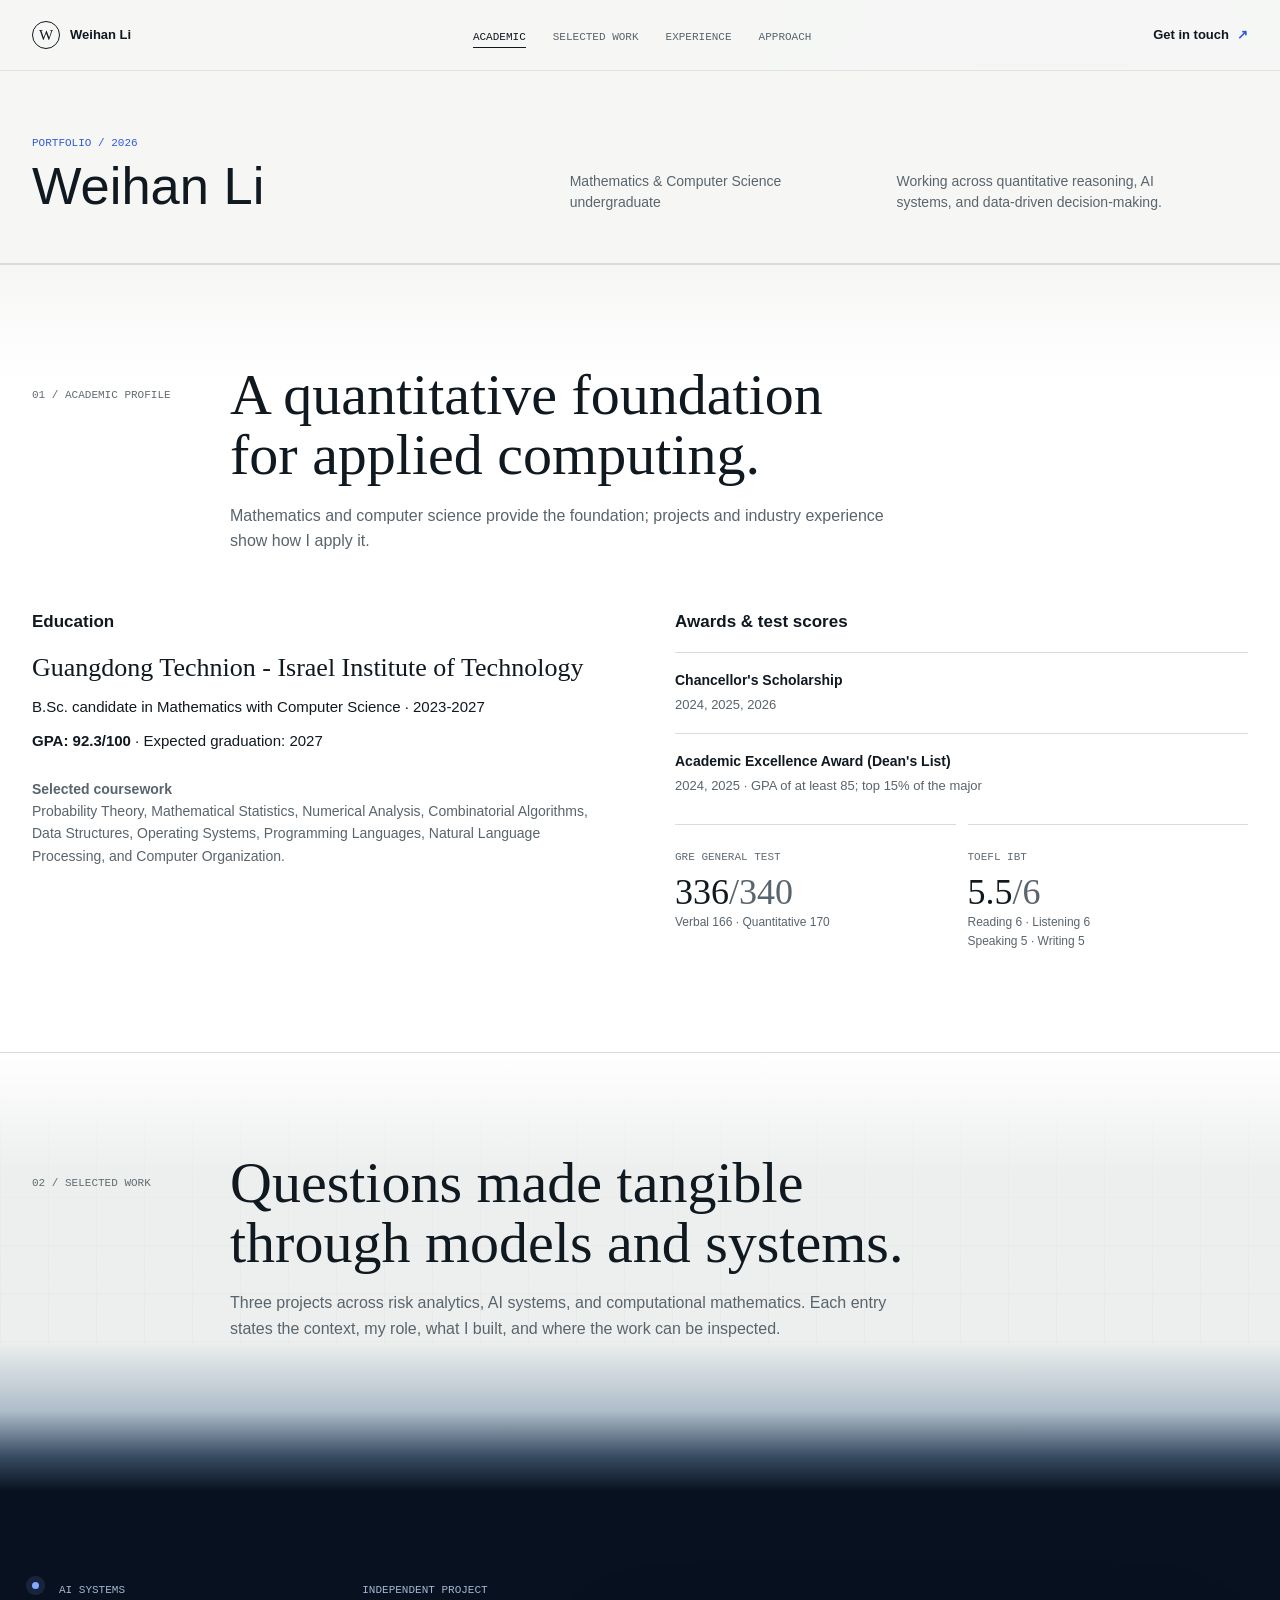
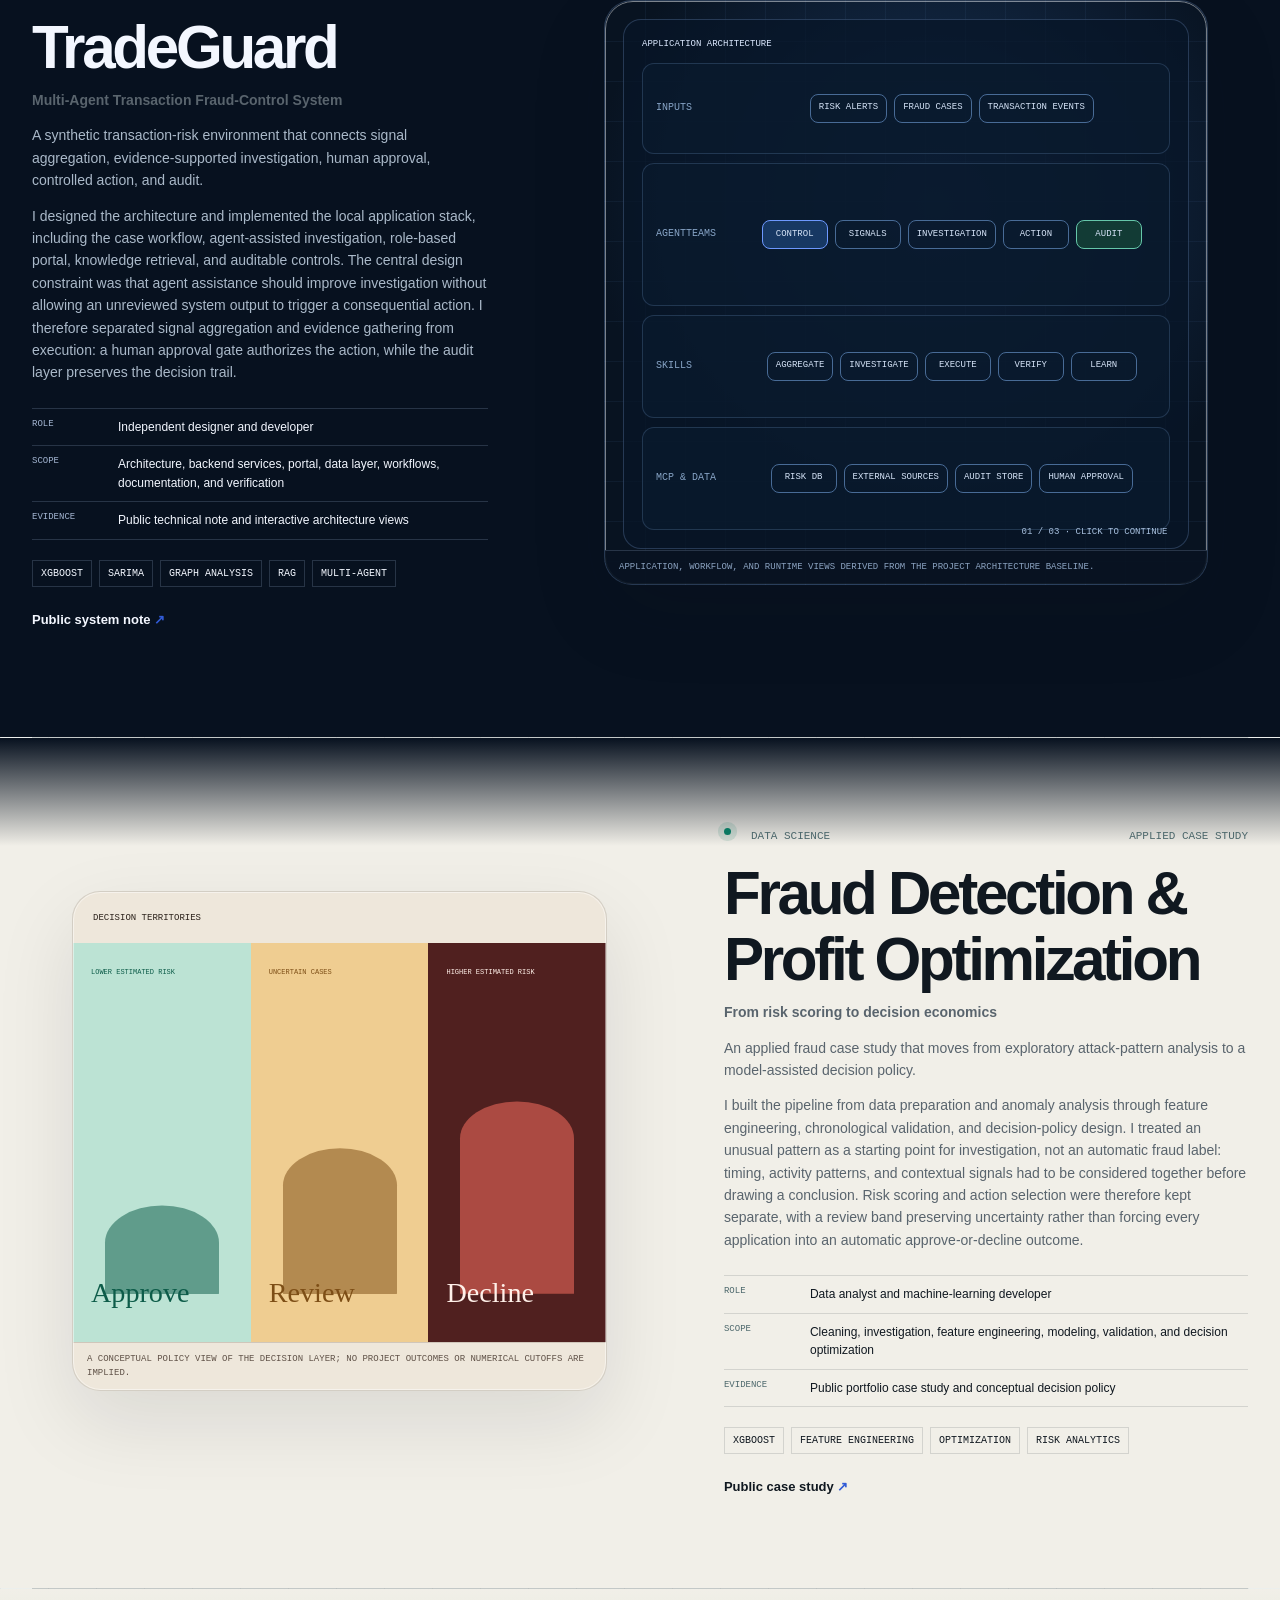
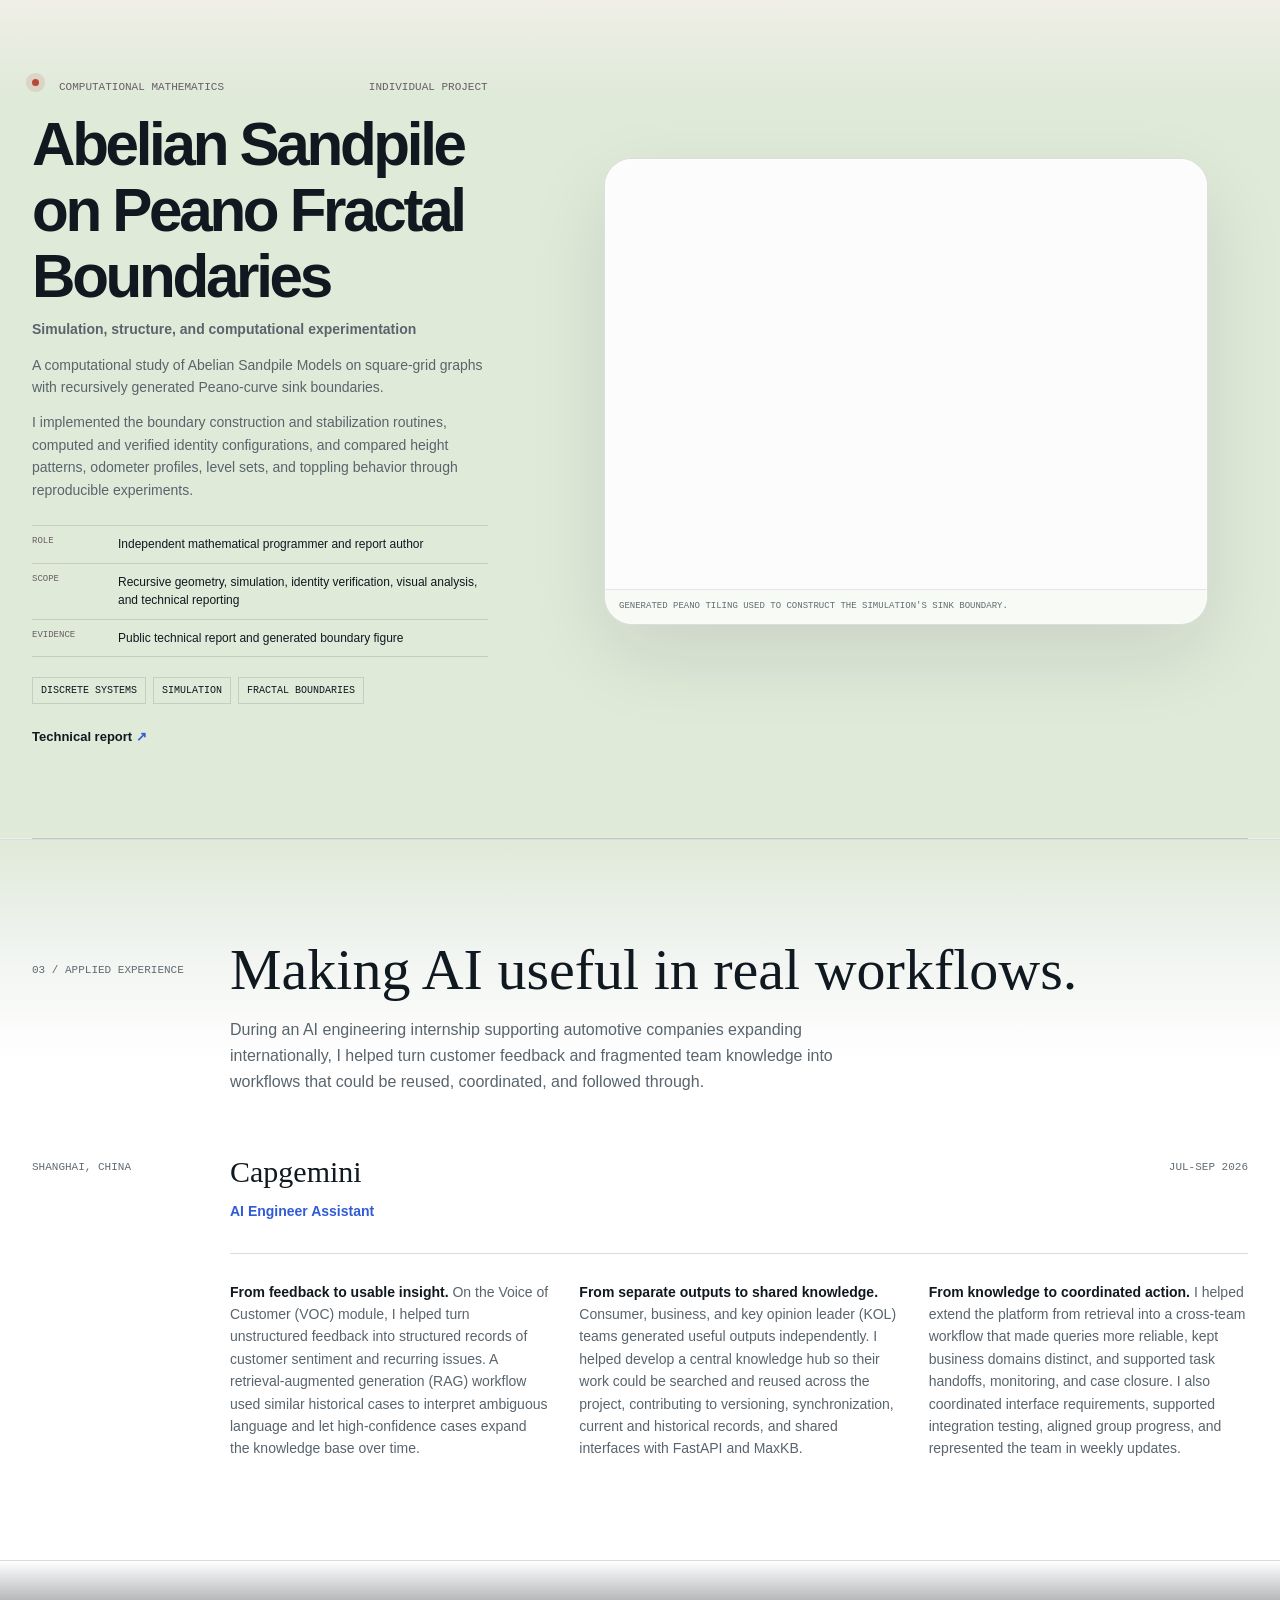
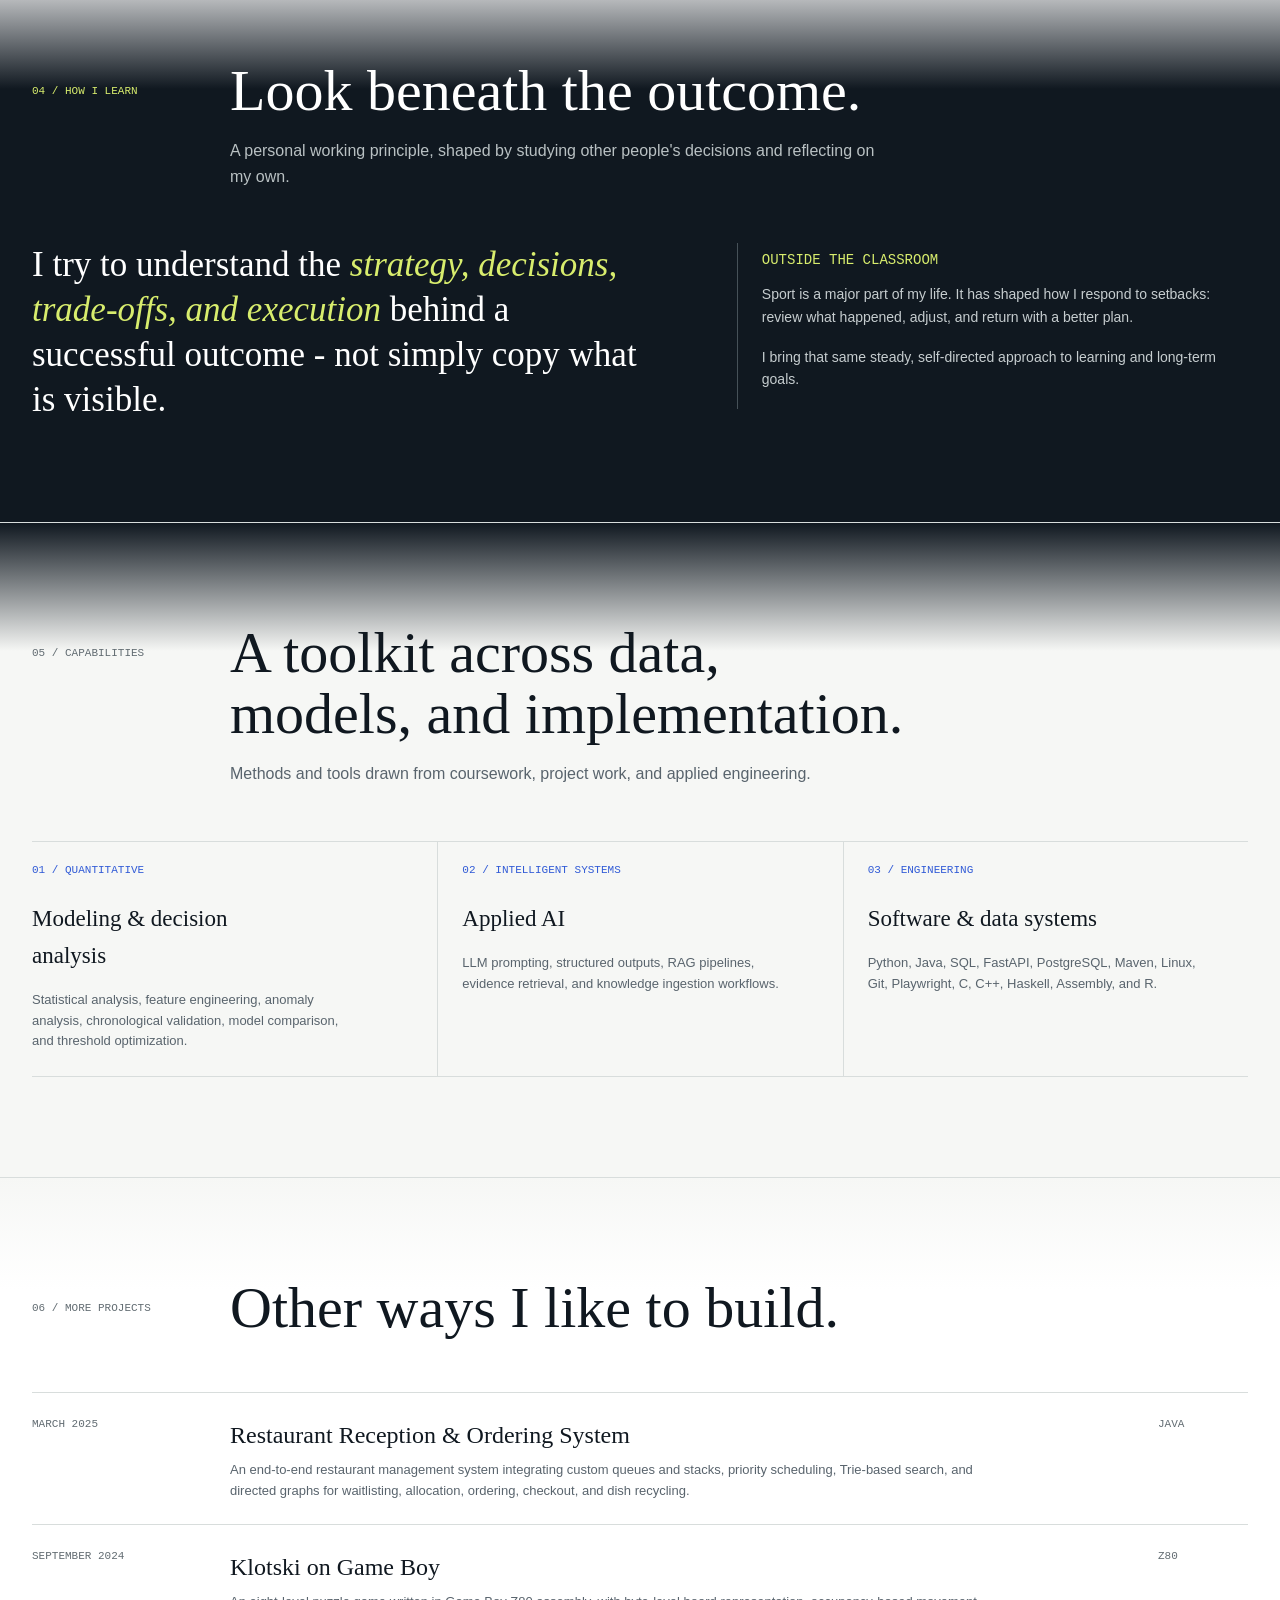
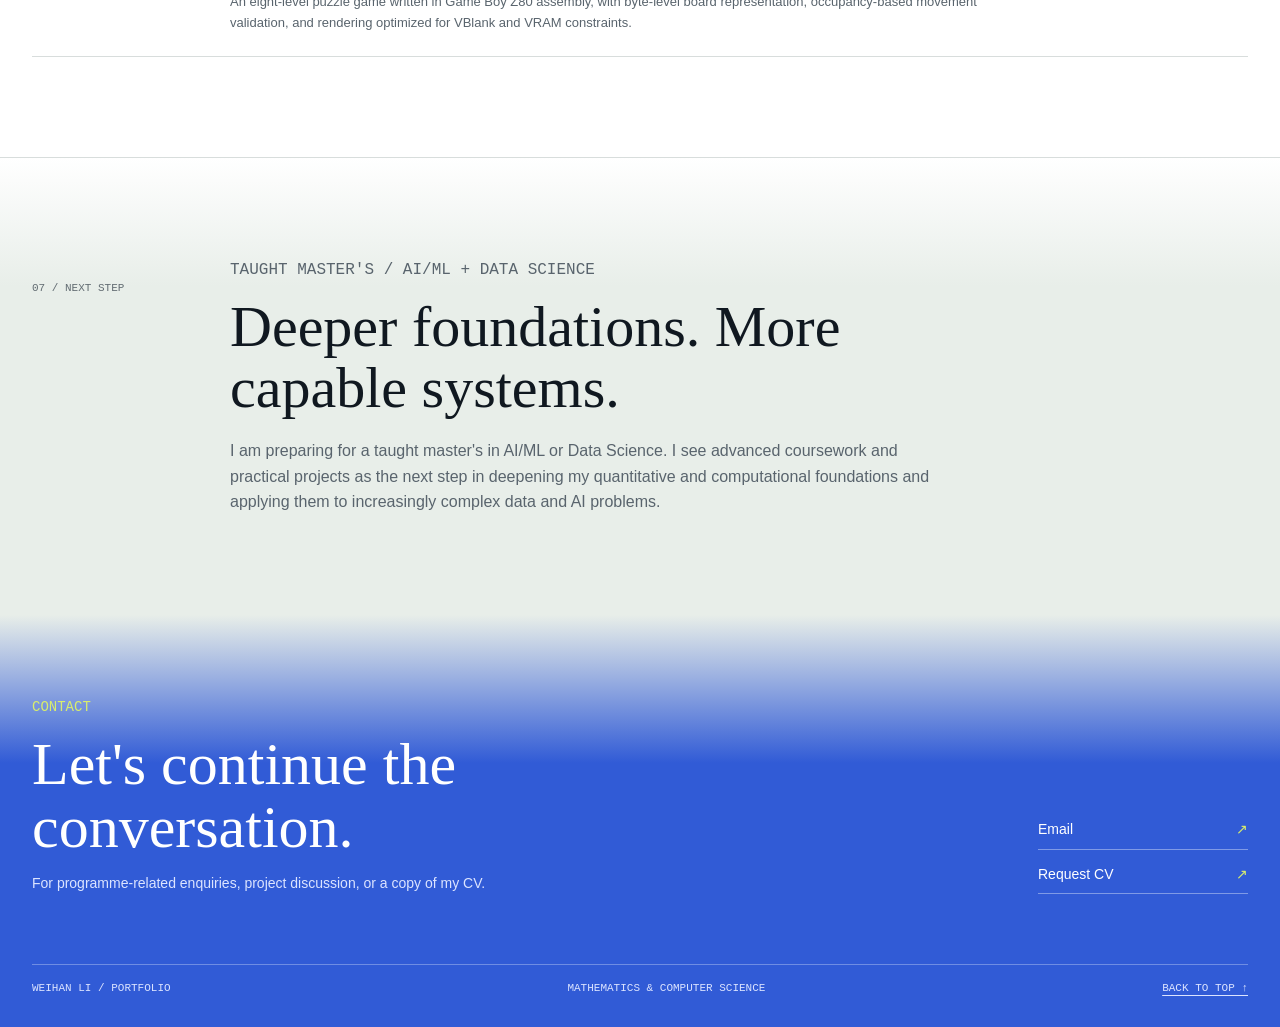
<file: index.html>
<!doctype html>
<html lang="en">
<head>
  <meta charset="utf-8">
  <meta name="viewport" content="width=device-width, initial-scale=1">
  <meta name="theme-color" content="#f6f7f5">
  <meta name="description" content="Weihan Li - Mathematics and Computer Science undergraduate working across AI/ML, data science, and applied systems.">
  <link rel="canonical" href="https://li2452824528-dot.github.io/">
  <link rel="icon" href="data:image/svg+xml,%3Csvg xmlns='http://www.w3.org/2000/svg' viewBox='0 0 64 64'%3E%3Crect width='64' height='64' rx='32' fill='%23101820'/%3E%3Ctext x='32' y='41' text-anchor='middle' font-family='Arial' font-size='28' fill='white'%3EW%3C/text%3E%3C/svg%3E">
  <title>Weihan Li - AI/ML &amp; Data Science</title>
  <style>
    :root {
      color-scheme: light;
      --paper: #f6f7f5;
      --white: #ffffff;
      --ink: #101820;
      --muted: #59646d;
      --quiet: #626c72;
      --line: #d8dddc;
      --blue: #315bd6;
      --green: #158a6b;
      --coral: #d95f4d;
      --lime: #d8ed6d;
      --max: 1280px;
      --gutter: 32px;
      --serif: "Iowan Old Style", "Palatino Linotype", "Book Antiqua", Georgia, serif;
      --sans: -apple-system, BlinkMacSystemFont, "Segoe UI", sans-serif;
      --mono: "SFMono-Regular", Consolas, "Liberation Mono", monospace;
    }

    *, *::before, *::after { box-sizing: border-box; }
    html { scroll-behavior: smooth; scroll-padding-top: 94px; }
    body {
      margin: 0;
      background: var(--paper);
      color: var(--ink);
      font-family: var(--sans);
      font-size: 16px;
      line-height: 1.6;
      -webkit-font-smoothing: antialiased;
    }
    a { color: inherit; text-decoration-thickness: 1px; text-underline-offset: 4px; }
    a:hover { color: var(--blue); }
    button, a { -webkit-tap-highlight-color: transparent; }
    button:focus-visible, a:focus-visible { outline: 2px solid var(--blue); outline-offset: 4px; }
    ::selection { background: var(--lime); color: var(--ink); }
    .skip-link {
      position: fixed;
      z-index: 20;
      top: 8px;
      left: 8px;
      transform: translateY(-150%);
      padding: 10px 14px;
      background: var(--ink);
      color: var(--white);
    }
    .skip-link:focus { transform: translateY(0); }
    .wrap { width: min(var(--max), calc(100% - var(--gutter) * 2)); margin-inline: auto; }
    .eyebrow, .mono, .nav-link, .project-meta, .metric-label, .timeline-date, .tag, .figure-note {
      font-family: var(--mono);
      font-size: 11px;
      font-weight: 500;
      letter-spacing: 0;
      line-height: 1.5;
      text-transform: uppercase;
    }
    .eyebrow { color: var(--blue); }
    .quiet { color: var(--muted); }

    .site-header {
      position: sticky;
      z-index: 10;
      top: 0;
      border-bottom: 1px solid rgb(16 24 32 / 9%);
      background: rgb(246 247 245 / 92%);
      backdrop-filter: blur(16px);
    }
    .header-inner {
      display: flex;
      min-height: 70px;
      align-items: center;
      justify-content: space-between;
      gap: 28px;
    }
    .wordmark {
      display: inline-flex;
      align-items: center;
      gap: 10px;
      flex: 0 0 auto;
      color: var(--ink);
      font-size: 13px;
      font-weight: 650;
      text-decoration: none;
    }
    .wordmark-mark {
      display: grid;
      width: 28px;
      height: 28px;
      place-items: center;
      border: 1px solid var(--ink);
      border-radius: 50%;
      font-family: var(--serif);
      font-size: 15px;
      font-weight: 500;
    }
    .nav-list { display: flex; align-items: center; gap: 27px; padding: 0; margin: 0; list-style: none; }
    .nav-link { color: var(--muted); text-decoration: none; transition: color 180ms ease; }
    .nav-link:hover, .nav-link[aria-current="location"] { color: var(--ink); }
    .header-contact {
      display: inline-flex;
      align-items: center;
      gap: 8px;
      flex: 0 0 auto;
      color: var(--ink);
      font-size: 13px;
      font-weight: 600;
      text-decoration: none;
    }
    .arrow { display: inline-block; color: var(--blue); transition: transform 180ms ease; }
    a:hover .arrow { transform: translate(3px, -2px); }

    .section { padding: 100px 0; border-top: 1px solid var(--line); }
    .section-head {
      display: grid;
      grid-template-columns: 170px minmax(0, 1fr);
      gap: 28px;
      align-items: start;
      margin-bottom: 54px;
    }
    .section-index { padding-top: 11px; color: var(--quiet); }
    .section h2 {
      max-width: 850px;
      margin: 0;
      font-family: var(--serif);
      font-size: 58px;
      font-weight: 400;
      line-height: 1.04;
    }
    .section-intro { max-width: 670px; margin: 17px 0 0; color: var(--muted); font-size: 16px; }
    .section-intro strong { color: var(--ink); font-weight: 600; }

    .academic { background: var(--white); }
    .academic-grid { display: grid; grid-template-columns: 1fr 1fr; gap: 70px; }
    .academic-main h3, .academic-side h3 { margin: 0 0 17px; font-size: 17px; font-weight: 650; }
    .school { margin: 0; font-family: var(--serif); font-size: 26px; line-height: 1.25; }
    .degree-line { margin: 10px 0 6px; font-size: 15px; }
    .coursework { max-width: 600px; margin: 25px 0 0; color: var(--muted); font-size: 14px; }
    .award-list { display: grid; gap: 18px; margin: 0 0 27px; padding: 0; list-style: none; }
    .award-list li { padding-top: 16px; border-top: 1px solid var(--line); }
    .award-title { display: block; font-size: 14px; font-weight: 650; }
    .award-detail { display: block; margin-top: 3px; color: var(--muted); font-size: 13px; }
    .score-grid { display: grid; grid-template-columns: 1fr 1fr; gap: 12px; }
    .score { padding: 17px 0 0; border-top: 1px solid var(--line); }
    .score strong { display: block; margin: 7px 0 3px; font-family: var(--serif); font-size: 36px; font-weight: 400; line-height: 1; }
    .score small { display: block; color: var(--muted); font-size: 12px; }
    .score .metric-label { color: var(--quiet); }

    .work-section { background: #eef1f0; }
    .work-list { border-top: 1px solid #cbd1d0; }
    .project {
      display: grid;
      grid-template-columns: minmax(0, .95fr) minmax(350px, 1.05fr);
      gap: 56px;
      align-items: center;
      padding: 44px 0;
      border-bottom: 1px solid #cbd1d0;
    }
    .project:nth-child(even) .project-copy { order: 2; }
    .project:nth-child(even) .project-visual { order: 1; }
    .project-meta { display: flex; flex-wrap: wrap; justify-content: space-between; gap: 12px; color: var(--quiet); }
    .project h3 { max-width: 550px; margin: 16px 0 8px; font-family: var(--serif); font-size: 37px; font-weight: 400; line-height: 1.1; }
    .project-subtitle { margin: 0 0 17px; color: var(--blue); font-size: 14px; font-weight: 650; }
    .project-copy p { margin: 0 0 13px; color: var(--muted); font-size: 14px; }
    .project-copy p strong { color: var(--ink); font-weight: 600; }
    .project-tags { display: flex; flex-wrap: wrap; gap: 7px; margin-top: 20px; }
    .tag { padding: 5px 8px; border: 1px solid #cbd1d0; color: #4b565d; font-size: 10px; }
    .project-links { display: flex; gap: 19px; margin-top: 23px; }
    .project-links a { font-size: 13px; font-weight: 650; text-decoration: none; }
    .pending-link { color: var(--quiet); font-size: 12px; }
    .project-visual {
      min-height: 292px;
      overflow: hidden;
      border: 1px solid #d2d9d8;
      background: #fbfcfb;
    }
    .project-visual svg { display: block; width: 100%; height: 100%; min-height: 292px; }
    .figure-note { display: block; padding: 10px 14px; border-top: 1px solid #e1e5e3; color: var(--quiet); font-size: 9px; }
    .svg-label { fill: #5c6870; font-family: var(--mono); font-size: 10px; letter-spacing: 0; }
    .svg-small { fill: #626c72; font-family: var(--mono); font-size: 8px; letter-spacing: 0; }

    .experience { background: var(--white); }
    .experience-grid { display: grid; grid-template-columns: 170px minmax(0, 1fr); gap: 28px; }
    .experience-index { color: var(--quiet); }
    .role { display: grid; grid-template-columns: minmax(0, 1fr) 160px; gap: 30px; padding: 0 0 30px; border-bottom: 1px solid var(--line); }
    .role h3 { margin: 0; font-family: var(--serif); font-size: 30px; font-weight: 400; }
    .role-title { margin: 4px 0 0; color: var(--blue); font-size: 14px; font-weight: 650; }
    .timeline-date { text-align: right; color: var(--quiet); }
    .role-details { display: grid; grid-template-columns: repeat(3, minmax(0, 1fr)); gap: 30px; margin-top: 27px; }
    .role-details p { margin: 0; color: var(--muted); font-size: 14px; }
    .role-details strong { color: var(--ink); font-weight: 600; }

    .approach { background: var(--ink); color: var(--white); }
    .approach .section-index { color: #9ba5a8; }
    .approach .eyebrow { color: var(--lime); }
    .approach h2 { max-width: 860px; color: var(--white); }
    .approach .section-intro { color: #b9c1c3; }
    .approach-grid { display: grid; grid-template-columns: 1.1fr .9fr; gap: 80px; align-items: start; }
    .approach-quote { max-width: 730px; margin: 0; font-family: var(--serif); font-size: 35px; line-height: 1.28; }
    .approach-quote em { color: var(--lime); font-weight: 400; }
    .approach-note { padding: 7px 0 0 24px; border-left: 1px solid #465158; }
    .approach-note p { margin: 0 0 18px; color: #c6cdcf; font-size: 14px; }
    .approach-note .eyebrow { margin: 0 0 12px; }

    .capabilities { background: var(--paper); }
    .capability-list { display: grid; grid-template-columns: repeat(3, 1fr); border-top: 1px solid var(--line); }
    .capability { min-height: 190px; padding: 20px 24px 24px 0; border-bottom: 1px solid var(--line); }
    .capability + .capability { padding-left: 24px; border-left: 1px solid var(--line); }
    .capability h3 { max-width: 250px; margin: 0 0 15px; font-family: var(--serif); font-size: 23px; font-weight: 400; }
    .capability p { max-width: 330px; margin: 0; color: var(--muted); font-size: 13px; }
    .capability-number { display: block; margin-bottom: 23px; color: var(--blue); }

    .additional { background: var(--white); }
    .additional-list { border-top: 1px solid var(--line); }
    .additional-item { display: grid; grid-template-columns: 170px minmax(0, 1fr) 90px; gap: 28px; align-items: start; padding: 23px 0; border-bottom: 1px solid var(--line); }
    .additional-item .mono { color: var(--quiet); }
    .additional-item h3 { margin: 0 0 5px; font-family: var(--serif); font-size: 24px; font-weight: 400; }
    .additional-item p { max-width: 770px; margin: 0; color: var(--muted); font-size: 13px; }

    .next-step { background: #e8eee9; }
    .next-grid { display: grid; grid-template-columns: 170px minmax(0, 1fr); gap: 28px; }
    .next-copy { max-width: 820px; }
    .next-copy h2 { max-width: 770px; }
    .next-copy p { max-width: 700px; margin: 20px 0 0; color: var(--muted); font-size: 16px; }
    .next-copy .eyebrow { margin: 0 0 15px; }

    .contact { padding: 82px 0 30px; background: var(--blue); color: var(--white); }
    .contact-grid { display: grid; grid-template-columns: minmax(0, 1fr) auto; gap: 50px; align-items: end; }
    .contact .eyebrow { color: var(--lime); }
    .contact h2 { max-width: 760px; margin: 15px 0 13px; font-family: var(--serif); font-size: 60px; font-weight: 400; line-height: 1.05; }
    .contact p { max-width: 510px; margin: 0; color: #dce4ff; font-size: 14px; }
    .contact-links { display: grid; gap: 13px; min-width: 210px; }
    .contact-links a { display: flex; align-items: center; justify-content: space-between; gap: 18px; padding-bottom: 8px; border-bottom: 1px solid rgb(255 255 255 / 38%); color: var(--white); font-size: 14px; text-decoration: none; }
    .contact-links a:hover { color: var(--lime); }
    .contact-links .arrow { color: var(--lime); }
    .footer-row { display: flex; justify-content: space-between; gap: 20px; margin-top: 70px; padding-top: 15px; border-top: 1px solid rgb(255 255 255 / 30%); color: #dce4ff; }

    .reveal { opacity: 0; transform: translateY(14px); transition: opacity 600ms ease, transform 600ms ease; }
    .reveal.is-visible { opacity: 1; transform: translateY(0); }
    @media (prefers-reduced-motion: reduce) {
      *, *::before, *::after { scroll-behavior: auto !important; animation-duration: .01ms !important; transition-duration: .01ms !important; }
      .reveal { opacity: 1; transform: none; }
    }

    @media (max-width: 900px) {
      :root { --gutter: 24px; }
      .header-inner { gap: 18px; }
      .nav-list { gap: 16px; }
      .section-head, .experience-grid, .next-grid { grid-template-columns: 110px minmax(0, 1fr); }
      .role-details { grid-template-columns: repeat(2, minmax(0, 1fr)); }
      .project { grid-template-columns: minmax(0, 1fr) minmax(300px, .9fr); gap: 30px; }
      .project h3 { font-size: 32px; }
      .approach-grid { gap: 45px; }
      .approach-quote { font-size: 30px; }
    }
    @media (max-width: 680px) {
      :root { --gutter: 20px; }
      html { scroll-padding-top: 78px; }
      .header-inner { min-height: 62px; flex-wrap: wrap; gap: 0 12px; padding-block: 8px; }
      .wordmark { font-size: 12px; }
      .wordmark-mark { width: 25px; height: 25px; }
      .header-contact { margin-left: auto; font-size: 12px; }
      .nav-wrap { order: 3; width: 100%; overflow-x: auto; scrollbar-width: none; }
      .nav-wrap::-webkit-scrollbar { display: none; }
      .nav-list { width: max-content; gap: 21px; padding: 7px 0 3px; }
      .nav-link { font-size: 10px; }
      .section { padding: 67px 0; }
      .section-head { grid-template-columns: 1fr; gap: 9px; margin-bottom: 34px; }
      .section-index { padding-top: 0; }
      .section h2 { font-size: 43px; }
      .section-intro { margin-top: 12px; font-size: 14px; }
      .academic-grid { grid-template-columns: 1fr; gap: 44px; }
      .school { font-size: 23px; }
      .score strong { font-size: 32px; }
      .project { grid-template-columns: 1fr; gap: 23px; padding: 31px 0; }
      .project:nth-child(even) .project-copy, .project:nth-child(even) .project-visual { order: initial; }
      .project h3 { font-size: 31px; }
      .project-visual, .project-visual svg { min-height: 230px; }
      .svg-label { font-size: 18px; }
      .svg-small { font-size: 14px; }
      .project-copy p { font-size: 13px; }
      .experience-grid { grid-template-columns: 1fr; gap: 12px; }
      .role { grid-template-columns: 1fr; gap: 8px; }
      .role h3 { font-size: 27px; }
      .timeline-date { text-align: left; }
      .role-details { grid-template-columns: 1fr; gap: 15px; margin-top: 21px; }
      .approach-grid { grid-template-columns: 1fr; gap: 30px; }
      .approach-quote { font-size: 28px; }
      .approach-note { padding-left: 17px; }
      .capability-list { grid-template-columns: 1fr; }
      .capability { min-height: auto; padding: 19px 0 22px; }
      .capability + .capability { padding-left: 0; border-left: 0; }
      .capability-number { margin-bottom: 12px; }
      .capability h3 { margin-bottom: 8px; }
      .additional-item { grid-template-columns: 1fr auto; gap: 7px 14px; }
      .additional-item .mono { grid-column: 1 / -1; }
      .additional-item h3 { font-size: 21px; }
      .additional-item p { grid-column: 1 / -1; }
      .next-grid { grid-template-columns: 1fr; gap: 9px; }
      .next-copy h2 { font-size: 40px; }
      .next-copy p { margin-top: 14px; font-size: 14px; }
      .contact { padding-top: 62px; }
      .contact-grid { grid-template-columns: 1fr; gap: 32px; }
      .contact h2 { font-size: 46px; }
      .contact-links { min-width: 0; }
      .footer-row { margin-top: 50px; font-size: 9px; }
    }
    @media (max-width: 360px) {
      .section h2 { font-size: 36px; }
      .next-copy h2 { font-size: 36px; }
      .contact h2 { font-size: 40px; }
      .svg-label { font-size: 20px; }
      .svg-small { font-size: 16px; }
    }
  </style>
  <link rel="stylesheet" href="enhancements.css">
</head>
<body>
  <a class="skip-link" href="#main">Skip to content</a>
  <div class="scroll-progress" aria-hidden="true"><span></span></div>
  <header class="site-header">
    <div class="wrap header-inner">
      <a class="wordmark" href="#top" aria-label="Weihan Li, home">
        <span class="wordmark-mark" aria-hidden="true">W</span>
        <span>Weihan Li</span>
      </a>
      <nav class="nav-wrap" aria-label="Main navigation">
        <ul class="nav-list">
          <li><a class="nav-link" href="#academic">Academic</a></li>
          <li><a class="nav-link" href="#work">Selected work</a></li>
          <li><a class="nav-link" href="#experience">Experience</a></li>
          <li><a class="nav-link" href="#approach">Approach</a></li>
        </ul>
      </nav>
      <a class="header-contact" href="#contact">Get in touch <span class="arrow" aria-hidden="true">&#8599;</span></a>
    </div>
  </header>

  <main id="main">
    <div id="top" aria-hidden="true"></div>
    <section class="profile-intro" aria-labelledby="site-title">
      <div class="wrap profile-intro-grid">
        <div>
          <p class="eyebrow">Portfolio / 2026</p>
          <h1 id="site-title">Weihan Li</h1>
        </div>
        <p>Mathematics &amp; Computer Science undergraduate</p>
        <p>Working across quantitative reasoning, AI systems, and data-driven decision-making.</p>
      </div>
    </section>
    <section class="section academic" id="academic" aria-labelledby="academic-title">
      <div class="wrap">
        <div class="section-head reveal">
          <p class="section-index eyebrow">01 / Academic profile</p>
          <div>
            <h2 id="academic-title">A quantitative foundation for applied computing.</h2>
            <p class="section-intro">Mathematics and computer science provide the foundation; projects and industry experience show how I apply it.</p>
          </div>
        </div>
        <div class="academic-grid">
          <div class="academic-main reveal">
            <h3>Education</h3>
            <p class="school">Guangdong Technion - Israel Institute of Technology</p>
            <p class="degree-line">B.Sc. candidate in Mathematics with Computer Science · 2023-2027</p>
            <p class="degree-line"><strong>GPA: 92.3/100</strong> · Expected graduation: 2027</p>
            <p class="coursework"><strong>Selected coursework</strong><br>Probability Theory, Mathematical Statistics, Numerical Analysis, Combinatorial Algorithms, Data Structures, Operating Systems, Programming Languages, Natural Language Processing, and Computer Organization.</p>
          </div>
          <div class="academic-side reveal">
            <h3>Awards &amp; test scores</h3>
            <ul class="award-list">
              <li><span class="award-title">Chancellor's Scholarship</span><span class="award-detail">2024, 2025, 2026</span></li>
              <li><span class="award-title">Academic Excellence Award (Dean's List)</span><span class="award-detail">2024, 2025 · GPA of at least 85; top 15% of the major</span></li>
            </ul>
            <div class="score-grid" aria-label="Standardized test scores">
              <div class="score"><span class="metric-label">GRE General Test</span><strong>336<span class="quiet">/340</span></strong><small>Verbal 166 · Quantitative 170</small></div>
              <div class="score"><span class="metric-label">TOEFL iBT</span><strong>5.5<span class="quiet">/6</span></strong><small>Reading 6 · Listening 6<br>Speaking 5 · Writing 5</small></div>
            </div>
          </div>
        </div>
      </div>
    </section>

    <section class="section work-section" id="work" aria-labelledby="work-title">
      <div class="wrap">
        <div class="section-head reveal">
          <p class="section-index eyebrow">02 / Selected work</p>
          <div>
            <h2 id="work-title">Questions made tangible through models and systems.</h2>
            <p class="section-intro">Three projects across risk analytics, AI systems, and computational mathematics. Each entry states the context, my role, what I built, and where the work can be inspected.</p>
          </div>
        </div>
        <div class="work-list">
          <article class="project reveal" data-project="tradeguard" aria-labelledby="tradeguard-title">
            <div class="project-copy">
              <div class="project-meta"><span>AI systems</span><span>Independent project</span></div>
              <h3 id="tradeguard-title">TradeGuard</h3>
              <p class="project-subtitle">Multi-Agent Transaction Fraud-Control System</p>
              <p>A synthetic transaction-risk environment that connects signal aggregation, evidence-supported investigation, human approval, controlled action, and audit.</p>
              <p>I designed the architecture and implemented the local application stack, including the case workflow, agent-assisted investigation, role-based portal, knowledge retrieval, and auditable controls. The central design constraint was that agent assistance should improve investigation without allowing an unreviewed system output to trigger a consequential action. I therefore separated signal aggregation and evidence gathering from execution: a human approval gate authorizes the action, while the audit layer preserves the decision trail.</p>
              <dl class="project-facts">
                <div><dt>Role</dt><dd>Independent designer and developer</dd></div>
                <div><dt>Scope</dt><dd>Architecture, backend services, portal, data layer, workflows, documentation, and verification</dd></div>
                <div><dt>Evidence</dt><dd>Public technical note and interactive architecture views</dd></div>
              </dl>
              <div class="project-tags"><span class="tag">XGBoost</span><span class="tag">SARIMA</span><span class="tag">Graph analysis</span><span class="tag">RAG</span><span class="tag">Multi-agent</span></div>
              <div class="project-links">
                <a href="assets/reports/tradeguard-system-note.html" target="_blank" rel="noreferrer">Public system note <span class="arrow" aria-hidden="true">&#8599;</span></a>
              </div>
            </div>
            <figure class="project-visual tradeguard-gallery" data-viz="tradeguard" data-stage="0" aria-label="TradeGuard application architecture. Click the diagram to advance through the system views." aria-describedby="trade-stage-status">
              <div class="trade-main-panel">
                <p class="visual-kicker" id="trade-figure-title">Application architecture</p>
                <div class="trade-architecture" role="img" aria-label="TradeGuard application architecture showing inputs, AgentTeams, skills, MCP tools, data, and human approval">
                  <div class="trade-layer"><strong>Inputs</strong><div><span>Risk alerts</span><span>Fraud cases</span><span>Transaction events</span></div></div>
                  <div class="trade-layer trade-layer-agents"><strong>AgentTeams</strong><div><span>Control</span><span>Signals</span><span>Investigation</span><span>Action</span><span>Audit</span></div></div>
                  <div class="trade-layer"><strong>Skills</strong><div><span>Aggregate</span><span>Investigate</span><span>Execute</span><span>Verify</span><span>Learn</span></div></div>
                  <div class="trade-layer"><strong>MCP &amp; data</strong><div><span>Risk DB</span><span>External sources</span><span>Audit store</span><span>Human approval</span></div></div>
                </div>
              </div>
              <div class="trade-support-grid">
                <div class="trade-support-panel trade-loop-panel">
                  <p class="visual-kicker">Control loop</p>
                  <svg viewBox="0 0 520 220" role="img" aria-label="TradeGuard end-to-end control loop">
                    <path class="trade-flow-line" d="M55 62H205M315 62H465M465 79V161M315 178H205M55 178V79"/>
                    <path class="trade-flow-line trade-flow-audit" d="M417 193C417 218 103 218 103 193"/>
                    <g><rect class="trade-flow-box" x="12" y="38" width="86" height="48" rx="11"/><text x="55" y="59">INTAKE</text><text class="trade-flow-sub" x="55" y="74">signals</text></g>
                    <g><rect class="trade-flow-box" x="217" y="38" width="86" height="48" rx="11"/><text x="260" y="59">INVESTIGATE</text><text class="trade-flow-sub" x="260" y="74">evidence</text></g>
                    <g><rect class="trade-flow-box trade-flow-gate" x="422" y="38" width="86" height="48" rx="11"/><text x="465" y="59">HUMAN GATE</text><text class="trade-flow-sub" x="465" y="74">approval</text></g>
                    <g><rect class="trade-flow-box trade-flow-action" x="422" y="154" width="86" height="48" rx="11"/><text x="465" y="175">EXECUTE</text><text class="trade-flow-sub" x="465" y="190">controlled action</text></g>
                    <g><rect class="trade-flow-box" x="217" y="154" width="86" height="48" rx="11"/><text x="260" y="175">VERIFY</text><text class="trade-flow-sub" x="260" y="190">audit</text></g>
                    <g><rect class="trade-flow-box" x="12" y="154" width="86" height="48" rx="11"/><text x="55" y="175">LEARN</text><text class="trade-flow-sub" x="55" y="190">knowledge</text></g>
                  </svg>
                </div>
                <div class="trade-support-panel trade-topology-panel">
                  <p class="visual-kicker">Runtime topology</p>
                  <div class="trade-topology" role="img" aria-label="TradeGuard runtime topology from interfaces through AgentTeams and governance to MCP and data services">
                    <div><span>Portal</span><span>Matrix</span><span>Observability</span></div>
                    <div><span>Web API</span><span>AgentTeams</span><span>Governance</span></div>
                    <div><span>MCP services</span><span>PostgreSQL / audit</span><span>Events</span></div>
                  </div>
                </div>
              </div>
              <button class="trade-stage-hitarea" type="button" aria-label="Show next TradeGuard view" aria-describedby="trade-stage-status"></button>
              <p class="trade-stage-status" id="trade-stage-status" aria-live="polite">01 / 03 · Click to continue</p>
              <figcaption class="figure-note">Application, workflow, and runtime views derived from the project architecture baseline.</figcaption>
            </figure>
          </article>

          <article class="project reveal" data-project="fraud" aria-labelledby="fraud-title">
            <div class="project-copy">
              <div class="project-meta"><span>Data science</span><span>Applied case study</span></div>
              <h3 id="fraud-title">Fraud Detection &amp; Profit Optimization</h3>
              <p class="project-subtitle">From risk scoring to decision economics</p>
              <p>An applied fraud case study that moves from exploratory attack-pattern analysis to a model-assisted decision policy.</p>
              <p>I built the pipeline from data preparation and anomaly analysis through feature engineering, chronological validation, and decision-policy design. I treated an unusual pattern as a starting point for investigation, not an automatic fraud label: timing, activity patterns, and contextual signals had to be considered together before drawing a conclusion. Risk scoring and action selection were therefore kept separate, with a review band preserving uncertainty rather than forcing every application into an automatic approve-or-decline outcome.</p>
              <dl class="project-facts">
                <div><dt>Role</dt><dd>Data analyst and machine-learning developer</dd></div>
                <div><dt>Scope</dt><dd>Cleaning, investigation, feature engineering, modeling, validation, and decision optimization</dd></div>
                <div><dt>Evidence</dt><dd>Public portfolio case study and conceptual decision policy</dd></div>
              </dl>
              <div class="project-tags"><span class="tag">XGBoost</span><span class="tag">Feature engineering</span><span class="tag">Optimization</span><span class="tag">Risk analytics</span></div>
              <div class="project-links">
                <a href="assets/reports/fraud-risk-decisioning-case-study.pdf" target="_blank" rel="noreferrer">Public case study <span class="arrow" aria-hidden="true">&#8599;</span></a>
              </div>
            </div>
            <figure class="project-visual fraud-territory-figure" data-viz="fraud" aria-labelledby="fraud-figure-title">
              <p class="visual-kicker" id="fraud-figure-title">Decision territories</p>
              <div class="fraud-territories" role="img" aria-label="Conceptual fraud decision policy divided into approve, review, and decline territories without numerical cutoffs">
                <div class="fraud-territory fraud-approve"><small>Lower estimated risk</small><span></span><strong>Approve</strong></div>
                <div class="fraud-territory fraud-review"><small>Uncertain cases</small><span></span><strong>Review</strong></div>
                <div class="fraud-territory fraud-decline"><small>Higher estimated risk</small><span></span><strong>Decline</strong></div>
              </div>
              <figcaption class="figure-note">A conceptual policy view of the decision layer; no project outcomes or numerical cutoffs are implied.</figcaption>
            </figure>
          </article>

          <article class="project reveal" data-project="sandpile" aria-labelledby="sandpile-title">
            <div class="project-copy">
              <div class="project-meta"><span>Computational mathematics</span><span>Individual project</span></div>
              <h3 id="sandpile-title">Abelian Sandpile on Peano Fractal Boundaries</h3>
              <p class="project-subtitle">Simulation, structure, and computational experimentation</p>
              <p>A computational study of Abelian Sandpile Models on square-grid graphs with recursively generated Peano-curve sink boundaries.</p>
              <p>I implemented the boundary construction and stabilization routines, computed and verified identity configurations, and compared height patterns, odometer profiles, level sets, and toppling behavior through reproducible experiments.</p>
              <dl class="project-facts">
                <div><dt>Role</dt><dd>Independent mathematical programmer and report author</dd></div>
                <div><dt>Scope</dt><dd>Recursive geometry, simulation, identity verification, visual analysis, and technical reporting</dd></div>
                <div><dt>Evidence</dt><dd>Public technical report and generated boundary figure</dd></div>
              </dl>
              <div class="project-tags"><span class="tag">Discrete systems</span><span class="tag">Simulation</span><span class="tag">Fractal boundaries</span></div>
              <div class="project-links">
                <a href="assets/reports/sandpile-technical-report.pdf" target="_blank" rel="noreferrer">Technical report <span class="arrow" aria-hidden="true">&#8599;</span></a>
              </div>
            </div>
            <figure class="project-visual">
              <img class="project-artifact" src="assets/peano-boundary-tiling.png" alt="Recursive Peano boundary tiles generated by the project code." loading="eager" decoding="async">
              <figcaption class="figure-note">Generated Peano tiling used to construct the simulation's sink boundary.</figcaption>
            </figure>
          </article>
        </div>
      </div>
    </section>

    <section class="section experience" id="experience" aria-labelledby="experience-title">
      <div class="wrap">
        <div class="section-head reveal">
          <p class="section-index eyebrow">03 / Applied experience</p>
          <div>
            <h2 id="experience-title">Making AI useful in real workflows.</h2>
            <p class="section-intro">During an AI engineering internship supporting automotive companies expanding internationally, I helped turn customer feedback and fragmented team knowledge into workflows that could be reused, coordinated, and followed through.</p>
          </div>
        </div>
        <div class="experience-grid reveal">
          <p class="experience-index mono">Shanghai, China</p>
          <div>
            <div class="role">
              <div><h3>Capgemini</h3><p class="role-title">AI Engineer Assistant</p></div>
              <p class="timeline-date">JUL-SEP 2026</p>
            </div>
            <div class="role-details">
              <p><strong>From feedback to usable insight.</strong> On the Voice of Customer (VOC) module, I helped turn unstructured feedback into structured records of customer sentiment and recurring issues. A retrieval-augmented generation (RAG) workflow used similar historical cases to interpret ambiguous language and let high-confidence cases expand the knowledge base over time.</p>
              <p><strong>From separate outputs to shared knowledge.</strong> Consumer, business, and key opinion leader (KOL) teams generated useful outputs independently. I helped develop a central knowledge hub so their work could be searched and reused across the project, contributing to versioning, synchronization, current and historical records, and shared interfaces with FastAPI and MaxKB.</p>
              <p><strong>From knowledge to coordinated action.</strong> I helped extend the platform from retrieval into a cross-team workflow that made queries more reliable, kept business domains distinct, and supported task handoffs, monitoring, and case closure. I also coordinated interface requirements, supported integration testing, aligned group progress, and represented the team in weekly updates.</p>
            </div>
          </div>
        </div>
      </div>
    </section>

    <section class="section approach" id="approach" aria-labelledby="approach-title">
      <div class="wrap">
        <div class="section-head reveal">
          <p class="section-index eyebrow">04 / How I learn</p>
          <div>
            <h2 id="approach-title">Look beneath the outcome.</h2>
            <p class="section-intro">A personal working principle, shaped by studying other people's decisions and reflecting on my own.</p>
          </div>
        </div>
        <div class="approach-grid reveal">
          <blockquote class="approach-quote">I try to understand the <em>strategy, decisions, trade-offs, and execution</em> behind a successful outcome - not simply copy what is visible.</blockquote>
          <div class="approach-note">
            <p class="eyebrow">Outside the classroom</p>
            <p>Sport is a major part of my life. It has shaped how I respond to setbacks: review what happened, adjust, and return with a better plan.</p>
            <p>I bring that same steady, self-directed approach to learning and long-term goals.</p>
          </div>
        </div>
      </div>
    </section>

    <section class="section capabilities" id="capabilities" aria-labelledby="capabilities-title">
      <div class="wrap">
        <div class="section-head reveal">
          <p class="section-index eyebrow">05 / Capabilities</p>
          <div>
            <h2 id="capabilities-title">A toolkit across data, models, and implementation.</h2>
            <p class="section-intro">Methods and tools drawn from coursework, project work, and applied engineering.</p>
          </div>
        </div>
        <div class="capability-list reveal">
          <article class="capability"><span class="capability-number mono">01 / Quantitative</span><h3>Modeling &amp; decision analysis</h3><p>Statistical analysis, feature engineering, anomaly analysis, chronological validation, model comparison, and threshold optimization.</p></article>
          <article class="capability"><span class="capability-number mono">02 / Intelligent systems</span><h3>Applied AI</h3><p>LLM prompting, structured outputs, RAG pipelines, evidence retrieval, and knowledge ingestion workflows.</p></article>
          <article class="capability"><span class="capability-number mono">03 / Engineering</span><h3>Software &amp; data systems</h3><p>Python, Java, SQL, FastAPI, PostgreSQL, Maven, Linux, Git, Playwright, C, C++, Haskell, Assembly, and R.</p></article>
        </div>
      </div>
    </section>

    <section class="section additional" id="additional" aria-labelledby="additional-title">
      <div class="wrap">
        <div class="section-head reveal">
          <p class="section-index eyebrow">06 / More projects</p>
          <div>
            <h2 id="additional-title">Other ways I like to build.</h2>
          </div>
        </div>
        <div class="additional-list reveal">
          <article class="additional-item">
            <span class="mono">March 2025</span>
            <div><h3>Restaurant Reception &amp; Ordering System</h3><p>An end-to-end restaurant management system integrating custom queues and stacks, priority scheduling, Trie-based search, and directed graphs for waitlisting, allocation, ordering, checkout, and dish recycling.</p></div>
            <span class="mono">Java</span>
          </article>
          <article class="additional-item">
            <span class="mono">September 2024</span>
            <div><h3>Klotski on Game Boy</h3><p>An eight-level puzzle game written in Game Boy Z80 assembly, with byte-level board representation, occupancy-based movement validation, and rendering optimized for VBlank and VRAM constraints.</p></div>
            <span class="mono">Z80</span>
          </article>
        </div>
      </div>
    </section>

    <section class="section next-step" id="next-step" aria-labelledby="next-title">
      <div class="wrap next-grid reveal">
        <p class="section-index eyebrow">07 / Next step</p>
        <div class="next-copy">
          <p class="eyebrow">Taught master's / AI/ML + Data Science</p>
          <h2 id="next-title">Deeper foundations. More capable systems.</h2>
          <p>I am preparing for a taught master's in AI/ML or Data Science. I see advanced coursework and practical projects as the next step in deepening my quantitative and computational foundations and applying them to increasingly complex data and AI problems.</p>
        </div>
      </div>
    </section>

    <footer class="contact" id="contact">
      <div class="wrap">
        <div class="contact-grid">
          <div>
            <p class="eyebrow">Contact</p>
            <h2>Let's continue the conversation.</h2>
            <p>For programme-related enquiries, project discussion, or a copy of my CV.</p>
          </div>
          <div class="contact-links">
            <a href="mailto:weihanli2026@163.com">Email <span class="arrow" aria-hidden="true">&#8599;</span></a>
            <a href="mailto:weihanli2026@163.com?subject=CV%20request">Request CV <span class="arrow" aria-hidden="true">&#8599;</span></a>
          </div>
        </div>
        <div class="footer-row mono"><span>Weihan Li / Portfolio</span><span>Mathematics &amp; Computer Science</span><a href="#top">Back to top &#8593;</a></div>
      </div>
    </footer>
  </main>
  <script>
    (() => {
      const revealItems = document.querySelectorAll(".reveal");
      const navLinks = [...document.querySelectorAll(".nav-link")];
      const sections = navLinks.map((link) => document.querySelector(link.getAttribute("href"))).filter(Boolean);

      if ("IntersectionObserver" in window) {
        const revealObserver = new IntersectionObserver((entries, observer) => {
          entries.forEach((entry) => {
            if (entry.isIntersecting) {
              entry.target.classList.add("is-visible");
              observer.unobserve(entry.target);
            }
          });
        }, { threshold: 0.12 });
        revealItems.forEach((item) => revealObserver.observe(item));

        const navObserver = new IntersectionObserver((entries) => {
          entries.forEach((entry) => {
            if (!entry.isIntersecting) return;
            navLinks.forEach((link) => {
              if (link.getAttribute("href") === `#${entry.target.id}`) {
                link.setAttribute("aria-current", "location");
              } else {
                link.removeAttribute("aria-current");
              }
            });
          });
        }, { rootMargin: "-30% 0px -60% 0px" });
        sections.forEach((section) => navObserver.observe(section));
      } else {
        revealItems.forEach((item) => item.classList.add("is-visible"));
      }
    })();
  </script>
  <script src="app.js" defer></script>
</body>
</html>
</file>
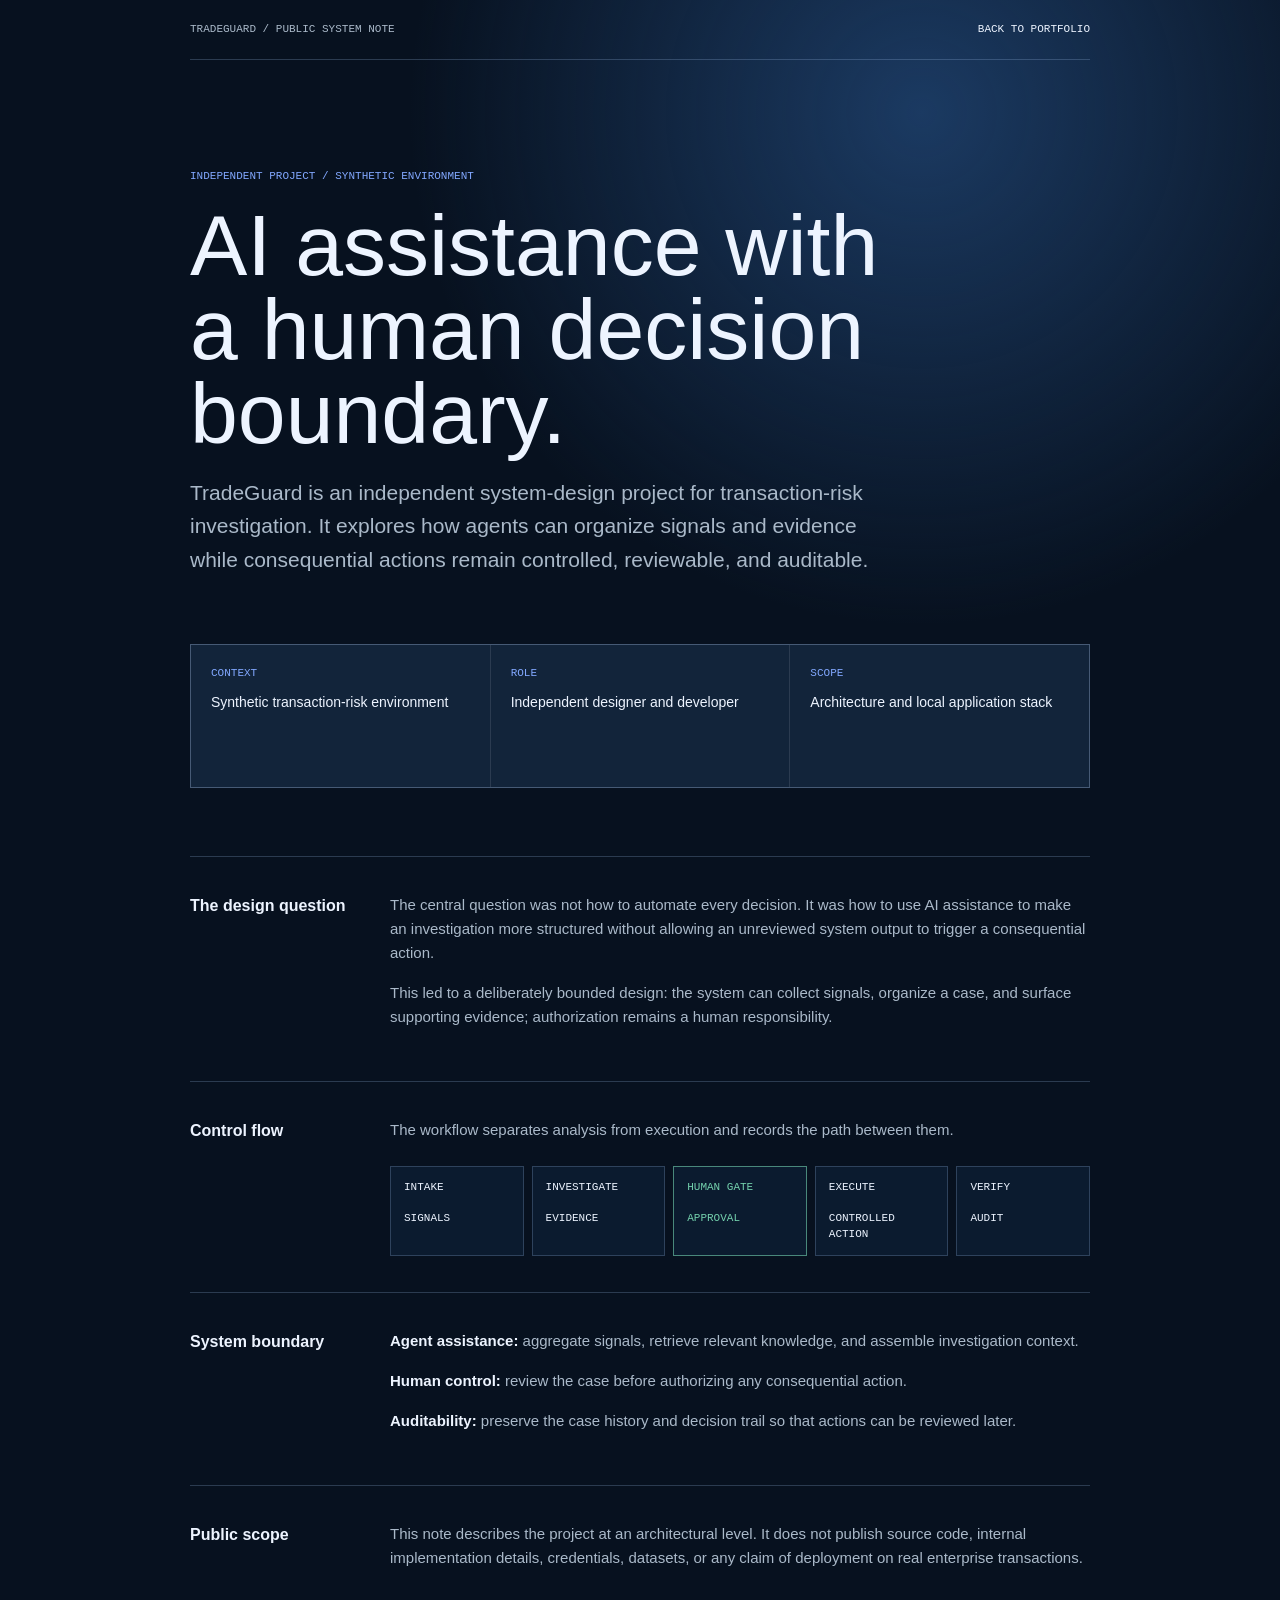
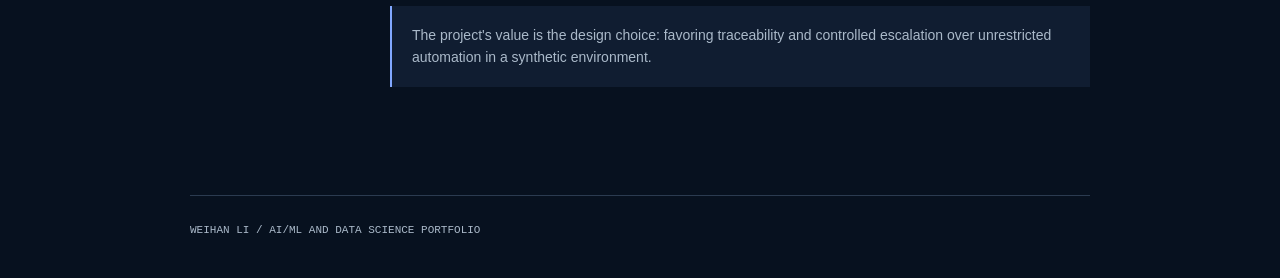
<file: assets/reports/tradeguard-system-note.html>
<!doctype html>
<html lang="en">
<head>
  <meta charset="utf-8">
  <meta name="viewport" content="width=device-width, initial-scale=1">
  <meta name="theme-color" content="#07111f">
  <title>TradeGuard - Public System Note</title>
  <style>
    :root { color-scheme: dark; --ink: #edf4ff; --muted: #aab9c9; --line: rgb(151 185 226 / 25%); --blue: #82a8ff; --green: #74d1ad; --paper: #07111f; --panel: rgb(12 30 52 / 78%); --max: 900px; }
    * { box-sizing: border-box; }
    html { background: var(--paper); }
    body { margin: 0; color: var(--ink); background: radial-gradient(circle at 72% 6%, #1b3a62, transparent 32rem), var(--paper); font-family: -apple-system, BlinkMacSystemFont, "Segoe UI", sans-serif; line-height: 1.6; }
    a { color: inherit; text-decoration-thickness: 1px; text-underline-offset: 4px; }
    a:focus-visible { outline: 2px solid var(--blue); outline-offset: 4px; }
    .wrap { width: min(var(--max), calc(100% - 40px)); margin: auto; }
    .topbar { display: flex; justify-content: space-between; gap: 24px; padding: 22px 0; border-bottom: 1px solid var(--line); color: var(--muted); font: 11px/1.4 "SFMono-Regular", Consolas, monospace; text-transform: uppercase; }
    .topbar a { color: var(--ink); text-decoration: none; }
    main { padding: clamp(48px, 9vw, 108px) 0 72px; }
    .eyebrow, dt { margin: 0; color: var(--blue); font: 11px/1.5 "SFMono-Regular", Consolas, monospace; letter-spacing: 0; text-transform: uppercase; }
    h1 { max-width: 760px; margin: 18px 0 20px; font-size: clamp(44px, 8vw, 86px); font-weight: 500; letter-spacing: 0; line-height: .98; }
    .lede { max-width: 680px; margin: 0; color: var(--muted); font-size: clamp(17px, 2vw, 21px); }
    .scope { display: grid; grid-template-columns: repeat(3, 1fr); gap: 1px; margin: 68px 0; background: var(--line); border: 1px solid var(--line); }
    .scope div { min-height: 142px; padding: 20px; background: var(--panel); }
    dd { margin: 9px 0 0; font-size: 14px; }
    .section { display: grid; grid-template-columns: 170px minmax(0, 1fr); gap: 30px; padding: 36px 0; border-top: 1px solid var(--line); }
    h2 { margin: 0; font-size: 16px; font-weight: 650; }
    .section > div > p:first-child { margin-top: 0; }
    p { margin: 0 0 16px; color: var(--muted); font-size: 15px; }
    strong { color: var(--ink); font-weight: 600; }
    .flow { display: grid; grid-template-columns: repeat(5, 1fr); gap: 8px; margin-top: 24px; }
    .flow div { min-height: 88px; padding: 13px; border: 1px solid var(--line); background: var(--panel); color: var(--ink); font: 11px/1.4 "SFMono-Regular", Consolas, monospace; text-transform: uppercase; }
    .flow div:nth-child(3) { border-color: rgb(116 209 173 / 60%); color: var(--green); }
    .note { margin-top: 36px; padding: 18px 20px; border-left: 2px solid var(--blue); background: rgb(130 168 255 / 8%); }
    .note p { margin: 0; font-size: 14px; }
    footer { padding: 26px 0 40px; border-top: 1px solid var(--line); color: var(--muted); font: 11px/1.5 "SFMono-Regular", Consolas, monospace; text-transform: uppercase; }
    @media (max-width: 650px) { .wrap { width: min(var(--max), calc(100% - 28px)); } .topbar { align-items: center; } .scope, .flow { grid-template-columns: 1fr; } .scope div, .flow div { min-height: auto; } .section { grid-template-columns: 1fr; gap: 13px; } }
  </style>
</head>
<body>
  <header class="wrap topbar"><span>TradeGuard / Public system note</span><a href="../../index.html#work">Back to portfolio</a></header>
  <main class="wrap">
    <p class="eyebrow">Independent project / Synthetic environment</p>
    <h1>AI assistance with a human decision boundary.</h1>
    <p class="lede">TradeGuard is an independent system-design project for transaction-risk investigation. It explores how agents can organize signals and evidence while consequential actions remain controlled, reviewable, and auditable.</p>

    <dl class="scope">
      <div><dt>Context</dt><dd>Synthetic transaction-risk environment</dd></div>
      <div><dt>Role</dt><dd>Independent designer and developer</dd></div>
      <div><dt>Scope</dt><dd>Architecture and local application stack</dd></div>
    </dl>

    <section class="section">
      <h2>The design question</h2>
      <div><p>The central question was not how to automate every decision. It was how to use AI assistance to make an investigation more structured without allowing an unreviewed system output to trigger a consequential action.</p><p>This led to a deliberately bounded design: the system can collect signals, organize a case, and surface supporting evidence; authorization remains a human responsibility.</p></div>
    </section>

    <section class="section">
      <h2>Control flow</h2>
      <div><p>The workflow separates analysis from execution and records the path between them.</p><div class="flow" aria-label="TradeGuard control flow"><div>Intake<br><br>Signals</div><div>Investigate<br><br>Evidence</div><div>Human gate<br><br>Approval</div><div>Execute<br><br>Controlled action</div><div>Verify<br><br>Audit</div></div></div>
    </section>

    <section class="section">
      <h2>System boundary</h2>
      <div><p><strong>Agent assistance:</strong> aggregate signals, retrieve relevant knowledge, and assemble investigation context.</p><p><strong>Human control:</strong> review the case before authorizing any consequential action.</p><p><strong>Auditability:</strong> preserve the case history and decision trail so that actions can be reviewed later.</p></div>
    </section>

    <section class="section">
      <h2>Public scope</h2>
      <div><p>This note describes the project at an architectural level. It does not publish source code, internal implementation details, credentials, datasets, or any claim of deployment on real enterprise transactions.</p><div class="note"><p>The project's value is the design choice: favoring traceability and controlled escalation over unrestricted automation in a synthetic environment.</p></div></div>
    </section>
  </main>
  <footer class="wrap">Weihan Li / AI/ML and Data Science portfolio</footer>
</body>
</html>
</file>
<file: enhancements.css>
:root {
  --ease-out: cubic-bezier(.16, 1, .3, 1);
  --ease-soft: cubic-bezier(.22, .61, .36, 1);
  --shadow-soft: 0 30px 80px rgb(16 24 32 / 10%);
}

body {
  overflow-x: clip;
  background:
    radial-gradient(circle at 82% 3%, rgb(49 91 214 / 8%), transparent 25rem),
    var(--paper);
}

html,
body {
  max-width: 100%;
  overflow-x: clip;
}

.scroll-progress {
  position: fixed;
  z-index: 40;
  inset: 0 0 auto;
  height: 2px;
  pointer-events: none;
  background: transparent;
}

.scroll-progress span {
  display: block;
  width: 100%;
  height: 100%;
  transform: scaleX(0);
  transform-origin: left center;
  background: linear-gradient(90deg, var(--blue), var(--green), var(--coral));
  will-change: transform;
}

.site-header {
  transition: background 350ms ease, box-shadow 350ms ease, transform 350ms ease;
}

.site-header.is-scrolled {
  background: rgb(246 247 245 / 78%);
  box-shadow: 0 12px 35px rgb(16 24 32 / 5%);
}

.wordmark-mark {
  transition: transform 450ms var(--ease-out), background 250ms ease, color 250ms ease;
}

.wordmark:hover .wordmark-mark {
  transform: rotate(-10deg) scale(1.06);
  background: var(--ink);
  color: var(--white);
}

.nav-link {
  position: relative;
  padding-block: 7px;
}

.nav-link::after {
  position: absolute;
  right: 0;
  bottom: 2px;
  left: 0;
  height: 1px;
  content: "";
  transform: scaleX(0);
  transform-origin: right;
  background: currentColor;
  transition: transform 280ms var(--ease-out);
}

.nav-link:hover::after,
.nav-link[aria-current="location"]::after {
  transform: scaleX(1);
  transform-origin: left;
}

.section-head h2 {
  text-wrap: balance;
}

.profile-intro {
  border-bottom: 1px solid var(--line);
  background: var(--paper);
}

.profile-intro-grid {
  display: grid;
  grid-template-columns: minmax(250px, 1.45fr) minmax(180px, .85fr) minmax(250px, 1fr);
  gap: 28px;
  align-items: end;
  padding: clamp(32px, 5vw, 68px) 0 clamp(28px, 4vw, 52px);
}

.profile-intro .eyebrow {
  margin: 0 0 8px;
}

.profile-intro h1 {
  margin: 0;
  font: 500 clamp(32px, 4.1vw, 54px)/1 var(--sans);
  letter-spacing: 0;
}

.profile-intro p:not(.eyebrow) {
  max-width: 270px;
  margin: 0;
  color: var(--muted);
  font-size: 14px;
  line-height: 1.45;
}

.section-index {
  position: sticky;
  top: 110px;
}

.academic {
  background: linear-gradient(to bottom, var(--paper) 0, #fff 120px);
}

.work-section {
  position: relative;
  overflow: clip;
  padding-bottom: 0;
  background: linear-gradient(to bottom, #fff 0, #ecefed 120px);
}

.work-section::before {
  position: absolute;
  inset: 0;
  background-image:
    linear-gradient(rgb(16 24 32 / 4%) 1px, transparent 1px),
    linear-gradient(90deg, rgb(16 24 32 / 4%) 1px, transparent 1px);
  background-size: 48px 48px;
  content: "";
  mask-image: linear-gradient(to bottom, transparent, black 15%, black 85%, transparent);
  pointer-events: none;
}

.work-section > .wrap {
  position: relative;
  z-index: 1;
}

.work-list {
  position: relative;
  isolation: isolate;
  margin-top: 150px;
  border-top-color: rgb(16 24 32 / 18%);
}

.work-list::before {
  position: absolute;
  z-index: 0;
  top: -150px;
  right: -100vmax;
  left: -100vmax;
  height: 150px;
  background:
    linear-gradient(to bottom, #ecefed 0%, #aebdca 46%, #384c63 76%, #07111f 100%);
  content: "";
  pointer-events: none;
}

.project {
  position: relative;
  z-index: 1;
  isolation: isolate;
  min-height: min(900px, 94svh);
  grid-template-columns: minmax(0, .8fr) minmax(420px, 1.2fr);
  gap: clamp(34px, 6vw, 84px);
  padding: 90px 0;
  border-bottom-color: rgb(16 24 32 / 18%);
}

.project-copy {
  position: sticky;
  top: 132px;
  align-self: start;
}

.project:nth-child(even) {
  grid-template-columns: minmax(420px, 1.08fr) minmax(0, .92fr);
}

.project-meta::before {
  display: inline-block;
  width: 7px;
  height: 7px;
  margin-right: 8px;
  border-radius: 50%;
  background: var(--project-accent, var(--blue));
  box-shadow: 0 0 0 6px color-mix(in srgb, var(--project-accent, var(--blue)) 13%, transparent);
  content: "";
}

.project-meta span:first-child {
  margin-right: auto;
}

.project h3 {
  font-family: var(--sans);
  font-size: clamp(38px, 4.7vw, 66px);
  font-weight: 560;
  letter-spacing: -.055em;
}

.project-subtitle {
  color: var(--project-accent, var(--blue));
}

.project-facts {
  margin: 24px 0 0;
  border-top: 1px solid rgb(16 24 32 / 14%);
}

.project-facts > div {
  display: grid;
  grid-template-columns: 72px minmax(0, 1fr);
  gap: 14px;
  padding: 9px 0;
  border-bottom: 1px solid rgb(16 24 32 / 10%);
}

.project-facts dt {
  color: var(--quiet);
  font-family: var(--mono);
  font-size: 9px;
  line-height: 1.55;
  text-transform: uppercase;
}

.project-facts dd {
  margin: 0;
  color: var(--ink);
  font-size: 12px;
  line-height: 1.55;
}

.project {
  --project-bg: #f1efe8;
  --project-from: #07111f;
  --project-ink: var(--ink);
  --project-muted: var(--muted);
  --project-border: rgb(16 24 32 / 13%);
  color: var(--project-ink);
}

.project::before {
  position: absolute;
  z-index: -1;
  inset: 0 -100vmax;
  background: linear-gradient(to bottom, var(--project-from) 0, var(--project-bg) 108px);
  content: "";
  pointer-events: none;
}

.project:nth-child(1) {
  --project-accent: #82a8ff;
  --project-bg: #07111f;
  --project-ink: #f3f7ff;
  --project-muted: #aab9c9;
  --project-border: rgb(170 195 230 / 20%);
  --project-from: #07111f;
}

.project:nth-child(2) {
  --project-accent: #087861;
  --project-from: #07111f;
  --project-bg: #f1efe8;
}

.project:nth-child(3) {
  --project-accent: #b7473a;
  --project-from: #f1efe8;
  --project-bg: #dfead9;
}

.project .project-copy > p:not(.project-subtitle) { color: var(--project-muted); }
.project .project-meta,
.project .project-facts dt { color: color-mix(in srgb, var(--project-muted) 84%, var(--project-accent)); }
.project .project-facts,
.project .project-facts > div { border-color: var(--project-border); }
.project .project-facts dd { color: var(--project-ink); }
.project .tag { border-color: var(--project-border); color: var(--project-ink); }
.project .project-links a { color: var(--project-ink); }

.project-visual {
  position: relative;
  align-self: center;
  min-height: 430px;
  border-color: rgb(16 24 32 / 12%);
  border-radius: 28px;
  background: rgb(255 255 255 / 74%);
  box-shadow: var(--shadow-soft);
  transform: perspective(1100px) rotateX(var(--tilt-y, 0deg)) rotateY(var(--tilt-x, 0deg)) translateY(var(--project-shift, 0px));
  transform-style: preserve-3d;
  transition: transform 240ms ease-out, box-shadow 350ms ease;
  will-change: transform;
}

.project-visual::after {
  position: absolute;
  inset: 0;
  border: 1px solid rgb(255 255 255 / 45%);
  border-radius: inherit;
  content: "";
  pointer-events: none;
}

.project-visual:hover {
  box-shadow: 0 40px 100px rgb(16 24 32 / 15%);
}

.experience {
  background: linear-gradient(to bottom, #dfead9 0, #eef2ed 92px, #fff 220px);
}

.approach {
  background: linear-gradient(to bottom, #fff 0, var(--ink) 128px);
}

.capabilities {
  background: linear-gradient(to bottom, var(--ink) 0, var(--paper) 128px);
}

.additional {
  background: linear-gradient(to bottom, var(--paper) 0, #fff 112px);
}

.next-step {
  background: linear-gradient(to bottom, #fff 0, #e8eee9 128px);
}

.contact {
  background: linear-gradient(to bottom, #e8eee9 0, var(--blue) 148px);
}

.project-visual svg {
  min-height: 430px;
}

.project-artifact {
  display: block;
  width: 100%;
  height: 430px;
  padding: 30px;
  background: #fbfcfb;
  object-fit: contain;
}

.visual-kicker {
  margin: 0;
  color: currentColor;
  font-family: var(--mono);
  font-size: 9px;
  line-height: 1.4;
  text-transform: uppercase;
}

.tradeguard-gallery {
  display: block;
  min-height: 585px;
  padding: 18px 18px 0;
  color: #dce9ff;
  border-color: rgb(118 156 209 / 28%);
  background:
    linear-gradient(rgb(111 155 216 / 7%) 1px, transparent 1px),
    linear-gradient(90deg, rgb(111 155 216 / 7%) 1px, transparent 1px),
    radial-gradient(circle at 55% 35%, #183357, #081321 68%);
  background-size: 40px 40px, 40px 40px, auto;
  cursor: default;
}

.trade-main-panel,
.trade-support-panel {
  overflow: hidden;
  border: 1px solid rgb(118 156 209 / 28%);
  background: rgb(8 22 39 / 72%);
}

.trade-main-panel {
  position: absolute;
  z-index: 4;
  inset: 18px 18px 35px;
  padding: 18px;
  border-radius: 18px;
  opacity: 0;
  visibility: hidden;
  pointer-events: none;
  transform: translateY(-14px) scale(.985);
  transition: opacity 360ms ease, transform 520ms var(--ease-out), visibility 0s linear 520ms;
}

.trade-architecture {
  display: grid;
  grid-template-rows: .8fr 1.25fr .9fr .9fr;
  gap: 9px;
  height: calc(100% - 25px);
  margin-top: 12px;
}

.trade-layer {
  display: grid;
  grid-template-columns: 92px minmax(0, 1fr);
  align-items: center;
  min-height: 0;
  overflow: hidden;
  border: 1px solid rgb(118 156 209 / 23%);
  border-radius: 12px;
  background: rgb(11 27 47 / 72%);
}

.trade-layer > strong {
  padding-left: 13px;
  color: #87a4c6;
  font: 10px/1.4 var(--mono);
  text-transform: uppercase;
}

.trade-layer > div {
  display: flex;
  flex-wrap: wrap;
  align-items: center;
  justify-content: center;
  gap: 7px;
  padding: 7px;
}

.trade-layer span {
  display: grid;
  min-width: 66px;
  min-height: 29px;
  place-items: center;
  padding: 6px 8px;
  border: 1px solid #486b96;
  border-radius: 8px;
  color: #d6e4f8;
  font: 9px/1.3 var(--mono);
  text-align: center;
  text-transform: uppercase;
}

.trade-layer-agents span:first-child { border-color: #6d98ff; background: #173863; }
.trade-layer-agents span:last-child { border-color: #65c7aa; background: #123b35; }

.trade-support-grid {
  position: absolute;
  z-index: 4;
  inset: 18px 18px 35px;
  pointer-events: none;
}

.trade-support-panel {
  position: absolute;
  inset: 0;
  padding: 13px;
  border-radius: 18px;
  opacity: 0;
  visibility: hidden;
  pointer-events: none;
  transform: translateY(20px) scale(.975);
  transition: opacity 360ms ease, transform 520ms var(--ease-out), visibility 0s linear 520ms;
}

.trade-topology-panel { transform: translateY(14px) scale(.985); }
.trade-support-panel svg { width: 100%; height: calc(100% - 19px); min-height: 0; margin-top: 5px; }
.trade-support-panel svg text { fill: #eef5ff; font: 10px var(--mono); text-anchor: middle; }
.trade-support-panel svg .trade-flow-sub { fill: #89a2bd; font-size: 8px; }
.trade-flow-line { fill: none; stroke: #5d91ef; stroke-width: 1.5; }
.trade-flow-audit { stroke: #63c9aa; stroke-dasharray: 5 6; }
.trade-flow-box { fill: #102744; stroke: #4b709f; }
.trade-flow-gate { fill: #143c35; stroke: #67d2af; }
.trade-flow-action { fill: #30231d; stroke: #d3825d; }

.trade-topology {
  display: grid;
  align-content: center;
  gap: 17px;
  height: calc(100% - 18px);
  padding: 5px 26px 0;
  perspective: 700px;
}

.trade-topology > div {
  display: grid;
  grid-template-columns: repeat(3, 1fr);
  gap: 10px;
  padding: 17px 14px;
  border: 1px solid rgb(124 166 225 / 35%);
  border-radius: 14px;
  background: rgb(14 35 59 / 82%);
  box-shadow: 0 15px 32px rgb(0 0 0 / 18%);
  transform: rotateX(34deg);
}

.trade-topology > div:nth-child(2) { margin-inline: 18px 0; }
.trade-topology > div:nth-child(3) { margin-inline: 36px 0; }
.trade-topology span { color: #d9e8fc; font: 10px/1.3 var(--mono); text-align: center; text-transform: uppercase; }

.trade-stage-hitarea {
  position: absolute;
  z-index: 6;
  inset: 18px 18px 36px;
  padding: 0;
  border: 0;
  background: transparent;
  cursor: pointer;
  touch-action: pan-y;
}

.trade-stage-hitarea:focus-visible {
  outline: 2px solid #82a8ff;
  outline-offset: -4px;
}

.trade-stage-hitarea:disabled {
  cursor: default;
}

.trade-stage-status {
  position: absolute;
  z-index: 7;
  right: 20px;
  bottom: 46px;
  min-width: 184px;
  margin: 0;
  color: #a9c1df;
  font: 9px/1.35 var(--mono);
  text-align: center;
  text-transform: uppercase;
  pointer-events: none;
}

.tradeguard-gallery .figure-note {
  position: absolute;
  z-index: 5;
  right: 0;
  bottom: 0;
  left: 0;
  color: #8ca4c2;
  border-color: rgb(170 195 230 / 20%);
  background: rgb(8 19 33 / 92%);
}

.tradeguard-gallery[data-stage="0"] .trade-main-panel,
.tradeguard-gallery[data-stage="1"] .trade-loop-panel,
.tradeguard-gallery[data-stage="2"] .trade-topology-panel {
  opacity: 1;
  visibility: visible;
  pointer-events: auto;
  transform: translateY(0) scale(1);
  transition-delay: 0s;
}

.tradeguard-gallery:focus-visible {
  outline: 2px solid #82a8ff;
  outline-offset: 4px;
}

.project-visual[data-viz="tradeguard"]::before {
  position: absolute;
  z-index: 2;
  top: 0;
  right: 0;
  left: 0;
  height: 34%;
  background: linear-gradient(to bottom, transparent, rgb(49 91 214 / 9%), transparent);
  content: "";
  transform: translateY(-100%);
  animation: scan 4.8s linear infinite;
  pointer-events: none;
}

@keyframes scan {
  to { transform: translateY(395%); }
}

.fraud-territory-figure {
  display: grid;
  grid-template-rows: auto minmax(360px, 1fr) auto;
  min-height: 500px;
  padding: 20px 20px 0;
  color: #2a201a;
  background: #eee7db;
}

.fraud-territories {
  display: grid;
  grid-template-columns: repeat(3, minmax(0, 1fr));
  min-height: 0;
  margin: 18px -20px 0;
}

.fraud-territory {
  position: relative;
  display: flex;
  flex-direction: column;
  justify-content: space-between;
  padding: 25px 18px 35px;
  overflow: hidden;
}

.fraud-territory small {
  position: relative;
  z-index: 2;
  font: 7px/1.4 var(--mono);
  text-transform: uppercase;
}

.fraud-territory span {
  position: absolute;
  right: 18%;
  bottom: 48px;
  left: 18%;
  height: var(--territory-height);
  border-radius: 999px 999px 10px 10px;
  background: currentColor;
  opacity: .52;
  transform: scaleY(.65);
  transform-origin: bottom;
  transition: transform 900ms var(--ease-out);
}

.project.is-active .fraud-territory span { transform: scaleY(1); }

.fraud-territory strong {
  position: relative;
  z-index: 2;
  font: 500 clamp(20px, 2.2vw, 32px)/1 var(--serif);
  white-space: nowrap;
}

.fraud-approve { --territory-height: 34%; color: #0d5c49; background: #bce3d4; }
.fraud-review { --territory-height: 56%; color: #7d4e16; background: #efcd91; }
.fraud-decline { --territory-height: 74%; color: #fff0e9; background: #50201f; }
.fraud-decline span { color: #cf5a50; opacity: .72; }
.fraud-territory-figure .figure-note { margin-inline: -20px; border-color: rgb(72 50 36 / 18%); color: #5f5147; }
}

.project-links a,
.repo-link {
  display: inline-flex;
  align-items: center;
  gap: 7px;
}

.project-links {
  flex-wrap: wrap;
}

.additional-item {
  position: relative;
  transition: padding 320ms var(--ease-out), color 250ms ease;
}

.additional-item::before {
  position: absolute;
  inset: 0 calc(50% - 50vw);
  z-index: -1;
  content: "";
  background: #f6f7f5;
  opacity: 0;
  transition: opacity 250ms ease;
}

.additional-item:hover { padding-inline: 12px; }
.additional-item:hover::before { opacity: 1; }
.additional-item h3 a { color: inherit; text-decoration: none; }

.reveal {
  transform: translateY(24px);
  transition: opacity 750ms var(--ease-out), transform 750ms var(--ease-out);
}

.reveal.is-visible { transform: translateY(0); }

@media (max-width: 1040px) {
  .project { grid-template-columns: minmax(0, .9fr) minmax(350px, 1.1fr); }
  .project:nth-child(even) { grid-template-columns: minmax(350px, 1.05fr) minmax(0, .95fr); }
}

@media (max-width: 900px) {
  .project { min-height: 760px; }
  .project-copy { top: 116px; }
}

@media (max-width: 680px) {
  .scroll-progress { top: 0; }
  .header-contact {
    position: absolute;
    top: 15px;
    right: 20px;
    width: 31px;
    height: 31px;
    justify-content: center;
    overflow: hidden;
    border: 1px solid var(--line);
    border-radius: 50%;
    font-size: 0;
  }
  .header-contact .arrow { font-size: 14px; }
  .header-inner { position: relative; }
  .profile-intro-grid {
    grid-template-columns: 1fr;
    gap: 12px;
    padding: 34px 0 30px;
  }
  .profile-intro h1 { font-size: 36px; }
  .profile-intro p:not(.eyebrow) { max-width: 340px; }
  .section-index { position: static; }
  .work-list { margin-top: 110px; }
  .work-list::before { top: -110px; height: 110px; }
  .academic { background: linear-gradient(to bottom, var(--paper) 0, #fff 92px); }
  .work-section { background: linear-gradient(to bottom, #fff 0, #ecefed 92px); }
  .project::before { background: linear-gradient(to bottom, var(--project-from) 0, var(--project-bg) 82px); }
  .experience { background: linear-gradient(to bottom, #dfead9 0, #eef2ed 68px, #fff 150px); }
  .approach { background: linear-gradient(to bottom, #fff 0, var(--ink) 96px); }
  .capabilities { background: linear-gradient(to bottom, var(--ink) 0, var(--paper) 96px); }
  .additional { background: linear-gradient(to bottom, var(--paper) 0, #fff 82px); }
  .next-step { background: linear-gradient(to bottom, #fff 0, #e8eee9 96px); }
  .contact { background: linear-gradient(to bottom, #e8eee9 0, var(--blue) 112px); }
  .project { min-height: auto; display: block; padding: 55px 0 68px; }
  .project-copy { position: static; }
  .project-visual { min-height: 275px; margin-top: 34px; transform: none !important; }
  .project-visual svg { min-height: 275px; }
  .project-artifact { height: 275px; padding: 16px; }
  .tradeguard-gallery {
    min-height: 700px;
    padding: 12px 12px 0;
  }
  .trade-main-panel { inset: 12px 12px 37px; min-height: 0; padding: 13px; }
  .trade-architecture { gap: 6px; }
  .trade-layer { grid-template-columns: 76px minmax(0, 1fr); }
  .trade-layer > strong { padding-left: 9px; font-size: 9px; }
  .trade-layer > div { gap: 4px; padding: 5px; }
  .trade-layer span { min-width: 58px; min-height: 30px; padding: 4px 5px; font-size: 8px; }
  .trade-support-grid {
    inset: 12px 12px 37px;
  }
  .trade-support-panel { min-height: 0; padding: 10px; }
  .trade-support-panel svg { min-height: 0; }
  .trade-topology { gap: 12px; padding-inline: 7px; }
  .trade-topology > div { gap: 5px; padding: 12px 6px; border-radius: 11px; }
  .trade-topology > div:nth-child(2) { margin-inline: 9px 0; }
  .trade-topology > div:nth-child(3) { margin-inline: 18px 0; }
  .trade-topology span { font-size: 8px; }
  .trade-stage-hitarea { inset: 12px 12px 37px; }
  .trade-stage-status { right: 12px; bottom: 44px; min-width: 154px; font-size: 8px; }

  .fraud-territory-figure {
    grid-template-rows: auto minmax(300px, 1fr) auto;
    min-height: 390px;
    padding: 15px 15px 0;
  }
  .fraud-territories { margin: 14px -15px 0; }
  .fraud-territory { padding: 20px 7px 28px; }
  .fraud-territory small { font-size: 6px; }
  .fraud-territory strong { font-size: 18px; }
  .fraud-territory-figure .figure-note { margin-inline: -15px; }
  .project-facts > div { grid-template-columns: 64px minmax(0, 1fr); }
  .project h3 { font-size: 42px; }
  .additional-item:hover { padding-inline: 0; }
}

@media (prefers-reduced-motion: reduce) {
  .project-visual[data-viz="tradeguard"]::before,
  .project-visual { transform: none !important; }
  .trade-main-panel,
  .trade-support-panel { transition: none; }
  .fraud-territory span { transform: scaleY(1); }
}
</file>
